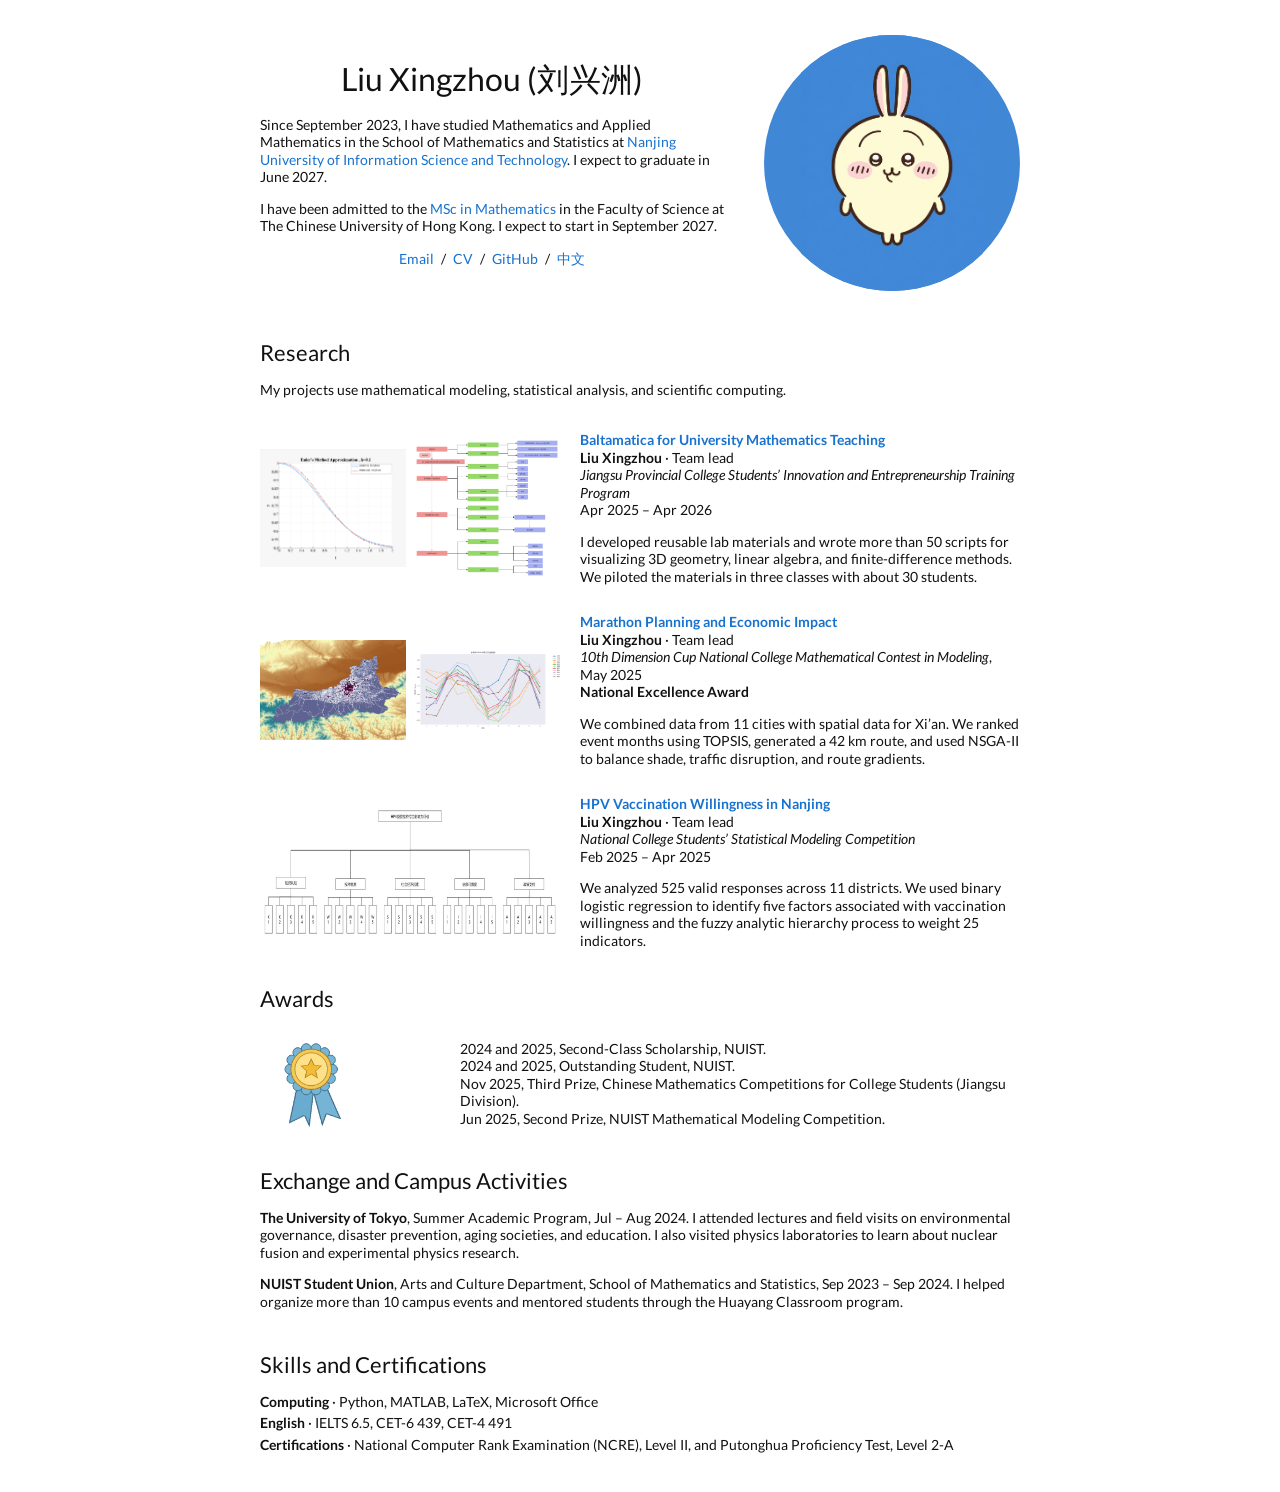
<file: index.html>
<!doctype html>
<html lang="en">
<head>
  <meta charset="utf-8">
  <meta name="viewport" content="width=device-width, initial-scale=1">
  <meta name="description" content="Liu Xingzhou's academic homepage, with education, research projects, awards, and CV.">
  <title>Liu Xingzhou (刘兴洲)</title>
  <link rel="alternate" hreflang="zh-CN" href="zh.html">
  <link rel="icon" type="image/png" href="assets/favicon.png">
  <link rel="stylesheet" href="style.css">
</head>
<body id="top">
  <a class="skip-link" href="#main">Skip to content</a>
  <main class="page" id="main" tabindex="-1">
    <section class="intro" id="education" aria-labelledby="name">
      <div class="intro-bio">
        <h1 id="name">Liu Xingzhou <span lang="zh-CN">(刘兴洲)</span></h1>
        <p>Since <time datetime="2023-09">September 2023</time>, I have studied Mathematics and Applied Mathematics in the School of Mathematics and Statistics at <a href="https://www.nuist.edu.cn/">Nanjing University of Information Science and Technology</a>. I expect to graduate in <time datetime="2027-06">June 2027</time>.</p>
        <p>I have been admitted to the <a href="https://www.gs.cuhk.edu.hk/programmes/science/msc-mathematics">MSc in Mathematics</a> in the Faculty of Science at The Chinese University of Hong Kong. I expect to start in <time datetime="2027-09">September 2027</time>.</p>
        <nav class="intro-links" aria-label="Profile links">
          <a href="mailto:1246609140@qq.com">Email</a><span aria-hidden="true">/</span>
          <a href="assets/liu-xingzhou-cv.pdf" download>CV</a><span aria-hidden="true">/</span>
          <a href="https://github.com/JasonDonaldLiu">GitHub</a><span aria-hidden="true">/</span>
          <a href="zh.html" hreflang="zh-CN" lang="zh-CN">中文</a>
        </nav>
      </div>
      <a class="intro-photo" href="assets/usagi-avatar.jpg" aria-label="Open the Usagi avatar">
        <img src="assets/usagi-avatar.jpg" width="413" height="579" alt="Usagi, the yellow rabbit from Chiikawa" fetchpriority="high">
      </a>
    </section>

    <section id="projects" aria-labelledby="research-title">
      <div class="section-intro">
        <h2 id="research-title">Research</h2>
        <p>My projects use mathematical modeling, statistical analysis, and scientific computing.</p>
      </div>
      <article class="project" id="baltamatica">
        <div class="project-media">
          <a href="assets/baltamatica-euler.png">
            <img src="assets/baltamatica-euler.png" width="1199" height="961" alt="Euler’s method approximation with a step size of 0.1 compared with the analytic solution.">
          </a>
          <a href="assets/baltamatica-workflow.jpg">
            <img src="assets/baltamatica-workflow.jpg" width="3830" height="3673" alt="Baltamatica teaching project workflow from preparation and platform customization through classroom trials and evaluation." loading="lazy">
          </a>
        </div>
        <div class="project-copy">
          <h3><a href="#baltamatica">Baltamatica for University Mathematics Teaching</a></h3>
          <p class="project-meta"><strong>Liu Xingzhou</strong> · Team lead<br>
            <em>Jiangsu Provincial College Students’ Innovation and Entrepreneurship Training Program</em><br>
            <time datetime="2025-04">Apr 2025</time> – <time datetime="2026-04">Apr 2026</time>
          </p>
          <p>I developed reusable lab materials and wrote more than 50 scripts for visualizing 3D geometry, linear algebra, and finite-difference methods. We piloted the materials in three classes with about 30 students.</p>
        </div>
      </article>
      <article class="project" id="marathon">
        <div class="project-media">
          <a href="assets/marathon-terrain.png">
            <img src="assets/marathon-terrain.png" width="822" height="566" alt="Terrain and road network map of Xi’an." loading="lazy">
          </a>
          <a href="assets/marathon-topsis.png">
            <img src="assets/marathon-topsis.png" width="832" height="450" alt="Line chart comparing monthly TOPSIS scores across 11 cities." loading="lazy">
          </a>
        </div>
        <div class="project-copy">
          <h3><a href="#marathon">Marathon Planning and Economic Impact</a></h3>
          <p class="project-meta"><strong>Liu Xingzhou</strong> · Team lead<br>
            <em>10th Dimension Cup National College Mathematical Contest in Modeling</em>, <time datetime="2025-05">May 2025</time><br>
            <strong>National Excellence Award</strong>
          </p>
          <p>We combined data from 11 cities with spatial data for Xi’an. We ranked event months using TOPSIS, generated a 42 km route, and used NSGA-II to balance shade, traffic disruption, and route gradients.</p>
        </div>
      </article>
      <article class="project" id="vaccination">
        <div class="project-media">
          <a href="assets/hpv-evaluation-framework.png">
            <img src="assets/hpv-evaluation-framework.png" width="1134" height="512" alt="HPV vaccination evaluation framework showing five categories and their 25 indicators." loading="lazy">
          </a>
        </div>
        <div class="project-copy">
          <h3><a href="#vaccination">HPV Vaccination Willingness in Nanjing</a></h3>
          <p class="project-meta"><strong>Liu Xingzhou</strong> · Team lead<br>
            <em>National College Students’ Statistical Modeling Competition</em><br>
            <time datetime="2025-02">Feb 2025</time> – <time datetime="2025-04">Apr 2025</time>
          </p>
          <p>We analyzed 525 valid responses across 11 districts. We used binary logistic regression to identify five factors associated with vaccination willingness and the fuzzy analytic hierarchy process to weight 25 indicators.</p>
        </div>
      </article>
    </section>

    <section id="honors" aria-labelledby="awards-title">
      <div class="section-intro">
        <h2 id="awards-title">Awards</h2>
      </div>
      <div class="awards-layout">
        <img src="assets/awards-medal.png" width="96" height="112" alt="" loading="lazy">
        <ul class="plain-list">
          <li>2024 and 2025, Second-Class Scholarship, NUIST.</li>
          <li>2024 and 2025, Outstanding Student, NUIST.</li>
          <li>Nov 2025, Third Prize, Chinese Mathematics Competitions for College Students (Jiangsu Division).</li>
          <li>Jun 2025, Second Prize, NUIST Mathematical Modeling Competition.</li>
        </ul>
      </div>
    </section>

    <section class="plain-section" id="experience" aria-labelledby="activities-title">
      <h2 id="activities-title">Exchange and Campus Activities</h2>
      <p><strong>The University of Tokyo</strong>, Summer Academic Program, Jul – Aug 2024. I attended lectures and field visits on environmental governance, disaster prevention, aging societies, and education. I also visited physics laboratories to learn about nuclear fusion and experimental physics research.</p>
      <p><strong>NUIST Student Union</strong>, Arts and Culture Department, School of Mathematics and Statistics, Sep 2023 – Sep 2024. I helped organize more than 10 campus events and mentored students through the Huayang Classroom program.</p>
    </section>

    <section class="plain-section" id="skills" aria-labelledby="skills-title">
      <h2 id="skills-title">Skills and Certifications</h2>
      <ul class="plain-list skills-list">
        <li><strong>Computing</strong> · Python, MATLAB, LaTeX, Microsoft Office</li>
        <li><strong>English</strong> · IELTS 6.5, CET-6 439, CET-4 491</li>
        <li><strong>Certifications</strong> · National Computer Rank Examination (NCRE), Level II, and Putonghua Proficiency Test, Level 2-A</li>
      </ul>
    </section>
  </main>
</body>
</html>
</file>
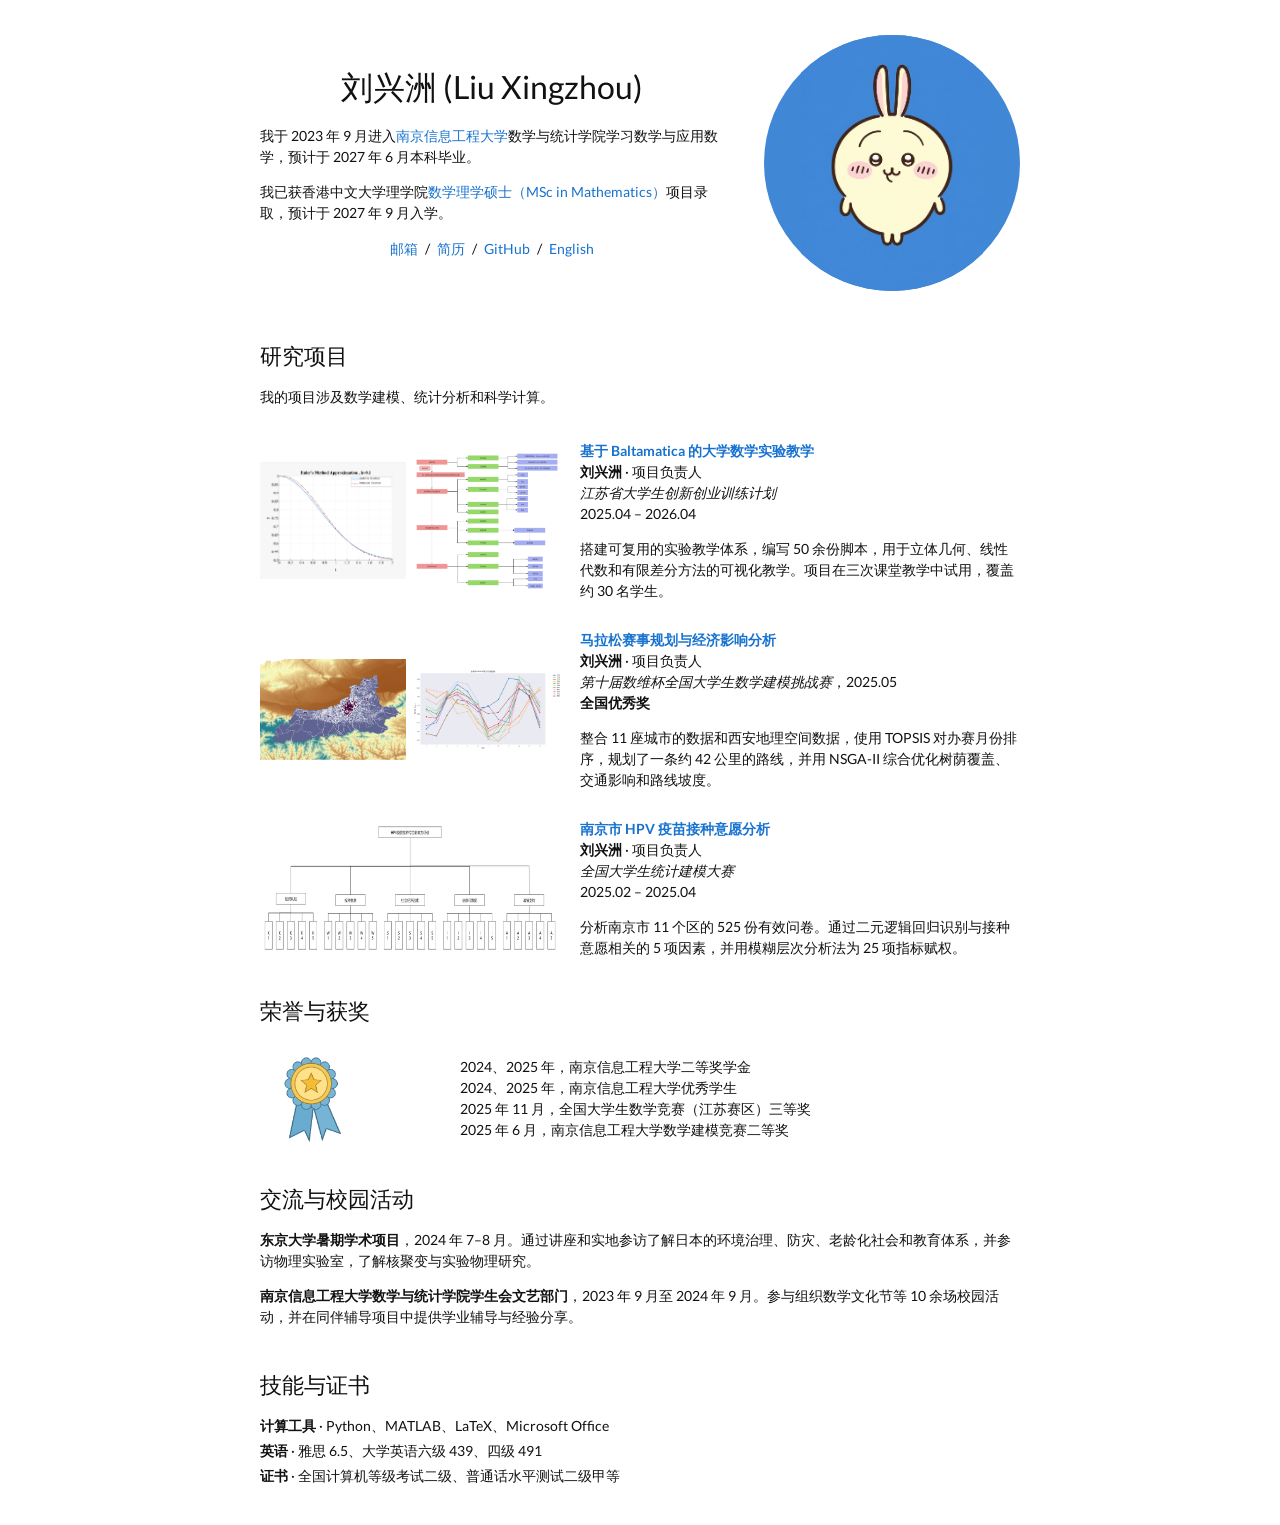
<file: zh.html>
<!doctype html>
<html lang="zh-CN">
<head>
  <meta charset="utf-8">
  <meta name="viewport" content="width=device-width, initial-scale=1">
  <meta name="description" content="刘兴洲的个人学术主页，包含教育经历、研究项目、获奖和简历。">
  <title>刘兴洲 (Liu Xingzhou)</title>
  <link rel="alternate" hreflang="en" href="index.html">
  <link rel="icon" type="image/png" href="assets/favicon.png">
  <link rel="stylesheet" href="style.css">
</head>
<body id="top">
  <a class="skip-link" href="#main">跳转到正文</a>
  <main class="page" id="main" tabindex="-1">
    <section class="intro" id="education" aria-labelledby="name">
      <div class="intro-bio">
        <h1 id="name">刘兴洲 <span lang="en">(Liu Xingzhou)</span></h1>
        <p>我于 <time datetime="2023-09">2023 年 9 月</time>进入<a href="https://www.nuist.edu.cn/">南京信息工程大学</a>数学与统计学院学习数学与应用数学，预计于 <time datetime="2027-06">2027 年 6 月</time>本科毕业。</p>
        <p>我已获香港中文大学理学院<a href="https://www.gs.cuhk.edu.hk/programmes/science/msc-mathematics">数学理学硕士（MSc in Mathematics）</a>项目录取，预计于 <time datetime="2027-09">2027 年 9 月</time>入学。</p>
        <nav class="intro-links" aria-label="个人链接">
          <a href="mailto:1246609140@qq.com">邮箱</a><span aria-hidden="true">/</span>
          <a href="assets/liu-xingzhou-cv.pdf" download>简历</a><span aria-hidden="true">/</span>
          <a href="https://github.com/JasonDonaldLiu" lang="en">GitHub</a><span aria-hidden="true">/</span>
          <a href="index.html" hreflang="en" lang="en">English</a>
        </nav>
      </div>
      <a class="intro-photo" href="assets/usagi-avatar.jpg" aria-label="查看乌萨奇头像">
        <img src="assets/usagi-avatar.jpg" width="413" height="579" alt="《Chiikawa》里的黄色兔子乌萨奇" fetchpriority="high">
      </a>
    </section>

    <section id="projects" aria-labelledby="research-title">
      <div class="section-intro">
        <h2 id="research-title">研究项目</h2>
        <p>我的项目涉及数学建模、统计分析和科学计算。</p>
      </div>
      <article class="project" id="baltamatica">
        <div class="project-media">
          <a href="assets/baltamatica-euler.png">
            <img src="assets/baltamatica-euler.png" width="1199" height="961" alt="步长为 0.1 时欧拉法数值解与解析解的对比。">
          </a>
          <a href="assets/baltamatica-workflow.jpg">
            <img src="assets/baltamatica-workflow.jpg" width="3830" height="3673" alt="北太天元教学项目流程图，涵盖准备、平台定制、课堂实践与评估。" loading="lazy">
          </a>
        </div>
        <div class="project-copy">
          <h3><a href="#baltamatica">基于 Baltamatica 的大学数学实验教学</a></h3>
          <p class="project-meta"><strong>刘兴洲</strong> · 项目负责人<br>
            <em>江苏省大学生创新创业训练计划</em><br>
            <time datetime="2025-04">2025.04</time> – <time datetime="2026-04">2026.04</time>
          </p>
          <p>搭建可复用的实验教学体系，编写 50 余份脚本，用于立体几何、线性代数和有限差分方法的可视化教学。项目在三次课堂教学中试用，覆盖约 30 名学生。</p>
        </div>
      </article>
      <article class="project" id="marathon">
        <div class="project-media">
          <a href="assets/marathon-terrain.png">
            <img src="assets/marathon-terrain.png" width="822" height="566" alt="西安地形及道路网络图。" loading="lazy">
          </a>
          <a href="assets/marathon-topsis.png">
            <img src="assets/marathon-topsis.png" width="832" height="450" alt="11 座城市的月度 TOPSIS 得分趋势图。" loading="lazy">
          </a>
        </div>
        <div class="project-copy">
          <h3><a href="#marathon">马拉松赛事规划与经济影响分析</a></h3>
          <p class="project-meta"><strong>刘兴洲</strong> · 项目负责人<br>
            <em>第十届数维杯全国大学生数学建模挑战赛</em>，<time datetime="2025-05">2025.05</time><br>
            <strong>全国优秀奖</strong>
          </p>
          <p>整合 11 座城市的数据和西安地理空间数据，使用 TOPSIS 对办赛月份排序，规划了一条约 42 公里的路线，并用 NSGA-II 综合优化树荫覆盖、交通影响和路线坡度。</p>
        </div>
      </article>
      <article class="project" id="vaccination">
        <div class="project-media">
          <a href="assets/hpv-evaluation-framework.png">
            <img src="assets/hpv-evaluation-framework.png" width="1134" height="512" alt="HPV 疫苗接种综合影响力评价框架，包含 5 个维度和 25 项指标。" loading="lazy">
          </a>
        </div>
        <div class="project-copy">
          <h3><a href="#vaccination">南京市 HPV 疫苗接种意愿分析</a></h3>
          <p class="project-meta"><strong>刘兴洲</strong> · 项目负责人<br>
            <em>全国大学生统计建模大赛</em><br>
            <time datetime="2025-02">2025.02</time> – <time datetime="2025-04">2025.04</time>
          </p>
          <p>分析南京市 11 个区的 525 份有效问卷。通过二元逻辑回归识别与接种意愿相关的 5 项因素，并用模糊层次分析法为 25 项指标赋权。</p>
        </div>
      </article>
    </section>

    <section id="honors" aria-labelledby="awards-title">
      <div class="section-intro">
        <h2 id="awards-title">荣誉与获奖</h2>
      </div>
      <div class="awards-layout">
        <img src="assets/awards-medal.png" width="96" height="112" alt="" loading="lazy">
        <ul class="plain-list">
          <li>2024、2025 年，南京信息工程大学二等奖学金</li>
          <li>2024、2025 年，南京信息工程大学优秀学生</li>
          <li>2025 年 11 月，全国大学生数学竞赛（江苏赛区）三等奖</li>
          <li>2025 年 6 月，南京信息工程大学数学建模竞赛二等奖</li>
        </ul>
      </div>
    </section>

    <section class="plain-section" id="experience" aria-labelledby="activities-title">
      <h2 id="activities-title">交流与校园活动</h2>
      <p><strong>东京大学暑期学术项目</strong>，2024 年 7–8 月。通过讲座和实地参访了解日本的环境治理、防灾、老龄化社会和教育体系，并参访物理实验室，了解核聚变与实验物理研究。</p>
      <p><strong>南京信息工程大学数学与统计学院学生会文艺部门</strong>，2023 年 9 月至 2024 年 9 月。参与组织数学文化节等 10 余场校园活动，并在同伴辅导项目中提供学业辅导与经验分享。</p>
    </section>

    <section class="plain-section" id="skills" aria-labelledby="skills-title">
      <h2 id="skills-title">技能与证书</h2>
      <ul class="plain-list skills-list">
        <li><strong>计算工具</strong> · Python、MATLAB、LaTeX、Microsoft Office</li>
        <li><strong>英语</strong> · 雅思 6.5、大学英语六级 439、四级 491</li>
        <li><strong>证书</strong> · 全国计算机等级考试二级、普通话水平测试二级甲等</li>
      </ul>
    </section>
  </main>
</body>
</html>
</file>
<file: style.css>
@font-face {
  font-family: Lato;
  src: url("assets/lato-regular.woff2") format("woff2");
  font-style: normal;
  font-weight: 400;
  font-display: swap;
}

@font-face {
  font-family: Lato;
  src: url("assets/lato-bold.woff2") format("woff2");
  font-style: normal;
  font-weight: 700;
  font-display: swap;
}

@font-face {
  font-family: Lato;
  src: url("assets/lato-italic.woff2") format("woff2");
  font-style: italic;
  font-weight: 400;
  font-display: swap;
}

* {
  box-sizing: border-box;
}

body {
  margin: 8px;
  background: #fff;
  color: #111;
  font: 14px/1.25 Lato, Verdana, "PingFang SC", "Microsoft YaHei", Helvetica, sans-serif;
}

html[lang="zh-CN"] body {
  line-height: 1.5;
}

a {
  color: #1772d0;
  text-decoration: none;
}

a:hover {
  color: #a55305;
  text-decoration: underline;
}

a:focus-visible {
  outline: 2px solid #1772d0;
  outline-offset: 3px;
}

.page {
  max-width: 800px;
  margin-inline: auto;
  padding-bottom: 24px;
}

.skip-link {
  position: absolute;
  top: 8px;
  left: 8px;
  transform: translateY(calc(-100% - 8px));
  padding: 8px;
  background: white;
  z-index: 1;
}

.skip-link:focus {
  transform: none;
}

.intro {
  display: grid;
  grid-template-columns: 63% 37%;
  align-items: center;
  min-height: 311px;
}

.intro-bio {
  padding: 20px;
}

h1 {
  margin: 0 0 18px;
  font-size: 32px;
  font-weight: 400;
  line-height: 1.2;
  text-align: center;
}

.intro-bio p {
  margin: 0 0 14px;
}

.intro-links {
  display: flex;
  flex-wrap: wrap;
  justify-content: center;
  gap: 4px 7px;
  margin-top: 15px;
}

.intro-photo {
  display: block;
  margin: 24px 20px 26px;
}

.intro-photo img {
  display: block;
  width: 100%;
  max-width: 256px;
  height: auto;
  aspect-ratio: 1;
  object-fit: contain;
  background-color: #4087d6;
  border-radius: 50%;
}

.section-intro,
.plain-section {
  padding: 20px 20px 7px;
}

h2 {
  margin: 0;
  font-size: 22px;
  font-weight: 400;
}

.section-intro p,
.plain-section p {
  margin: 14px 0;
}

.project {
  display: grid;
  grid-template-columns: minmax(0, min(300px, 40%)) minmax(0, 1fr);
  align-items: center;
  gap: 20px;
  padding: 12px 20px 16px;
}

.project-media {
  display: flex;
  align-items: center;
  gap: 8px;
  width: 100%;
}

.project-media a {
  flex: 1;
  min-width: 0;
  cursor: zoom-in;
}

.project-media img {
  display: block;
  width: 100%;
  height: auto;
}

.project-copy h3 {
  margin: 0;
  font-size: 14px;
  font-weight: 700;
}

.project-meta {
  margin: 0;
}

.project-copy > p:last-child {
  margin: 14px 0 0;
}

.awards-layout {
  display: grid;
  grid-template-columns: 180px minmax(0, 1fr);
  align-items: center;
  gap: 20px;
  padding: 16px 20px;
}

.awards-layout img {
  display: block;
  width: 82px;
  height: auto;
  margin-left: 10px;
}

.plain-list {
  margin: 0;
  padding: 0;
  list-style: none;
}

.skills-list {
  margin-top: 14px;
}

.skills-list li + li {
  margin-top: 4px;
}

@media (max-width: 600px) {
  .intro {
    grid-template-columns: 1fr;
    min-height: auto;
  }

  .intro-photo {
    grid-row: 1;
    width: min(170px, 55vw);
    margin: 20px auto 0;
  }

  h1 {
    font-size: 28px;
  }

  .intro-bio,
  .section-intro,
  .plain-section,
  .project,
  .awards-layout {
    padding-inline: 12px;
  }

  .project {
    grid-template-columns: 1fr;
    gap: 10px;
  }

  .project-media {
    max-width: 300px;
    justify-self: center;
  }

  .awards-layout {
    grid-template-columns: 66px minmax(0, 1fr);
    gap: 10px;
  }

  .awards-layout img {
    width: 60px;
    margin: 0;
  }
}
</file>
